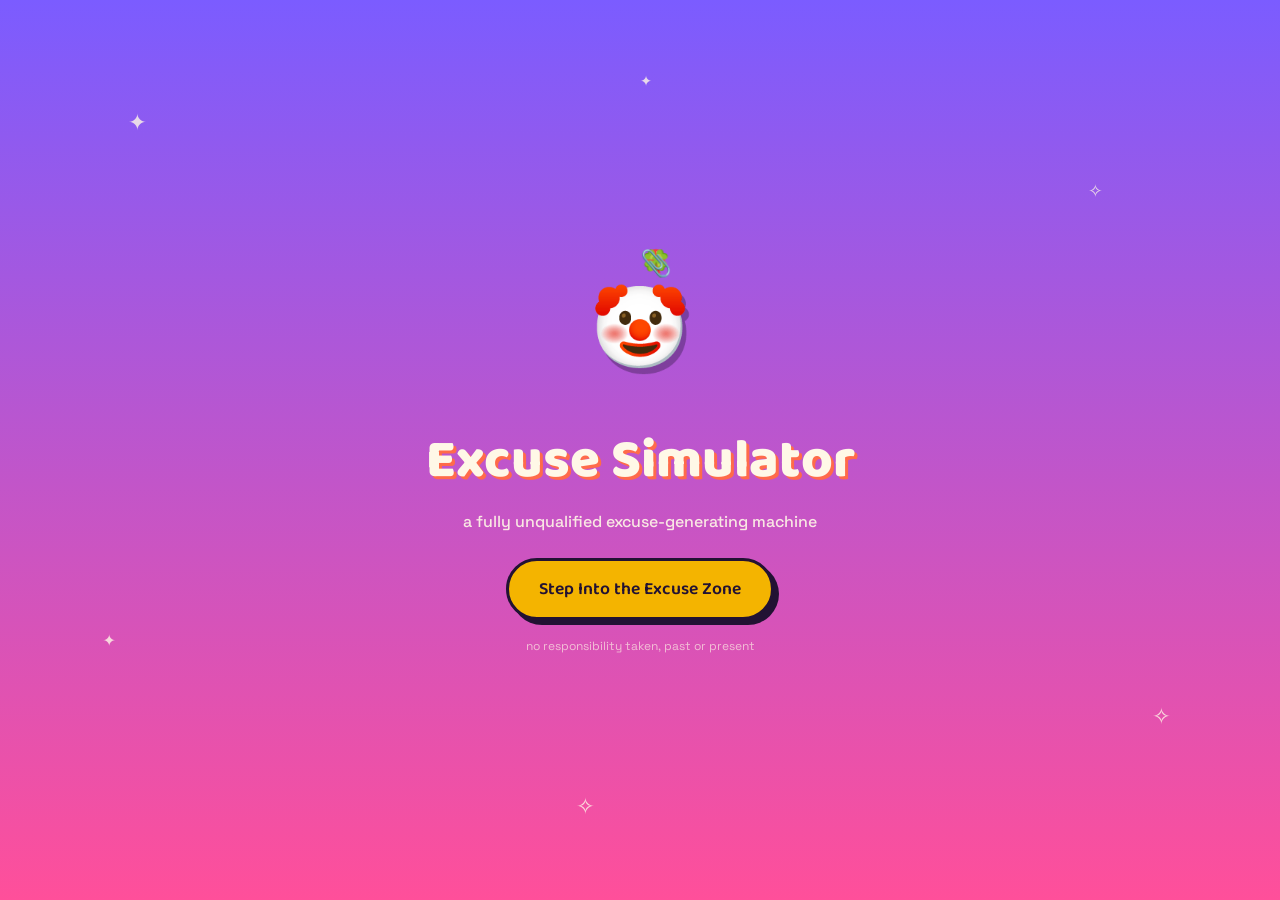
<file: index.html>
<!DOCTYPE html>
<html lang="en">
<head>
  <meta charset="UTF-8" />
  <meta name="viewport" content="width=device-width, initial-scale=1.0" />
  <title>Excuse Simulator — Step Right Up</title>
  <link rel="preconnect" href="https://fonts.googleapis.com" />
  <link href="https://fonts.googleapis.com/css2?family=Baloo+2:wght@600;800&family=Space+Grotesk:wght@400;500;700&display=swap" rel="stylesheet" />
  <link rel="stylesheet" href="intro.css" />
</head>
<body>

  <div class="sky">

    <!-- twinkling stars -->
    <span class="star star--1" aria-hidden="true">✦</span>
    <span class="star star--2" aria-hidden="true">✧</span>
    <span class="star star--3" aria-hidden="true">✦</span>
    <span class="star star--4" aria-hidden="true">✧</span>
    <span class="star star--5" aria-hidden="true">✦</span>
    <span class="star star--6" aria-hidden="true">✧</span>

    <!-- floating excuse bubbles -->
    <div class="bubble-field" aria-hidden="true">
      <span class="bubble b1">"a goat blocked the hallway"</span>
      <span class="bubble b2">"my reflection didn't show up"</span>
      <span class="bubble b3">"the Wi-Fi router challenged me to a duel"</span>
      <span class="bubble b4">"my chair filed a complaint"</span>
      <span class="bubble b5">"a raccoon logged into my laptop"</span>
      <span class="bubble b6">"my socks started an argument"</span>
    </div>

    <main class="stage">
      <div class="mascot-orbit" aria-hidden="true">
        <span class="orbit-item o1">🎈</span>
        <span class="orbit-item o2">🍀</span>
        <span class="orbit-item o3">📎</span>
        <span class="mascot">🤡</span>
      </div>

      <h1 class="intro-title">Excuse Simulator</h1>
      <p class="intro-tagline">a fully unqualified excuse-generating machine</p>

      <a href="intro.html" class="enter-btn">Step Into the Excuse Zone</a>

      <p class="intro-footnote">no responsibility taken, past or present</p>
    </main>

  </div>

  <script src="intro.js"></script>
</body>
</html>
</file>
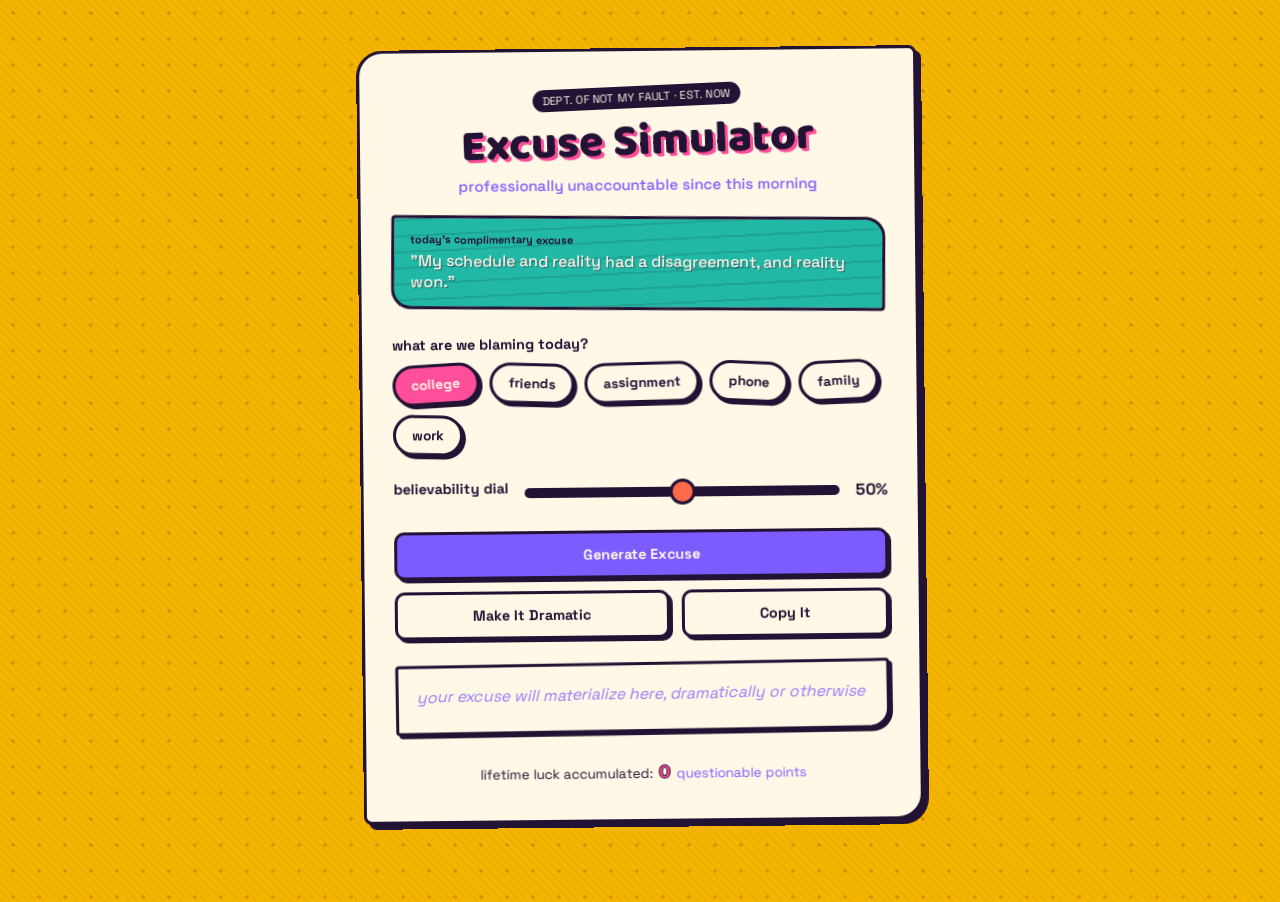
<file: intro.html>
<!DOCTYPE html>
<html lang="en">
<head>
  <meta charset="UTF-8" />
  <meta name="viewport" content="width=device-width, initial-scale=1.0" />
  <title>Excuse Simulator — Official Department of Not My Fault</title>
  <link rel="preconnect" href="https://fonts.googleapis.com" />
  <link href="https://fonts.googleapis.com/css2?family=Baloo+2:wght@600;800&family=Space+Grotesk:wght@400;500;700&display=swap" rel="stylesheet" />
  <link rel="stylesheet" href="style.css" />
</head>
<body>

  <div class="noise-layer" aria-hidden="true"></div>

  <main class="ticket">

    <header class="ticket__head">
      <p class="stamp">DEPT. OF NOT MY FAULT · EST. NOW</p>
      <h1 class="wobble-title">Excuse Simulator</h1>
      <p class="subhead">professionally unaccountable since this morning</p>
    </header>

    <section class="daily" aria-label="Excuse of the day">
      <span class="daily__label">today's complimentary excuse</span>
      <p id="dailyExcuse" class="daily__text">loading a good one...</p>
    </section>

    <section class="situations" aria-label="Pick your emergency">
      <p class="section-label">what are we blaming today?</p>
      <div class="chip-row">
        <button type="button" class="chip chip--a selected" data-situation="college" onclick="selectSituation('college', event)">college</button>
        <button type="button" class="chip chip--b" data-situation="friends" onclick="selectSituation('friends', event)">friends</button>
        <button type="button" class="chip chip--c" data-situation="assignment" onclick="selectSituation('assignment', event)">assignment</button>
        <button type="button" class="chip chip--d" data-situation="phone" onclick="selectSituation('phone', event)">phone</button>
        <button type="button" class="chip chip--e" data-situation="family" onclick="selectSituation('family', event)">family</button>
        <button type="button" class="chip chip--f" data-situation="work" onclick="selectSituation('work', event)">work</button>
      </div>
    </section>

    <section class="dial" aria-label="Believability">
      <label for="believability" class="section-label">believability dial</label>
      <input type="range" id="believability" min="0" max="100" value="50" />
      <span id="percentage" class="dial__reading">50%</span>
    </section>

    <section class="buttons" aria-label="Actions">
      <button type="button" class="btn btn--primary" onclick="generateExcuse()">Generate Excuse</button>
      <button type="button" class="btn btn--ghost" onclick="makeDramatic()">Make It Dramatic</button>
      <button type="button" class="btn btn--ghost" onclick="copyExcuse()">Copy It</button>
    </section>

    <section id="result" class="result" aria-live="polite">
      <p class="result__placeholder">your excuse will materialize here, dramatically or otherwise</p>
    </section>

    <footer class="luck">
      <span>lifetime luck accumulated:</span>
      <strong id="luckScore">0</strong>
      <span class="luck__unit">questionable points</span>
    </footer>

  </main>

  <script src="script.js"></script>
</body>
</html>
</file>
<file: intro.css>
/* ==========================================
   Excuse Simulator — intro.css
   Same family as style.css, tuned cuter:
   soft violet sky, floating bubbles, bobbing mascot.
   ========================================== */

:root {
  --sky-top: #7b5cff;
  --sky-bottom: #ff4f9a;
  --ink: #221233;
  --paper: #fff8e7;
  --teal: #22b8a6;
  --coral: #ff6b4a;
  --gold: #f4b400;
}

* {
  box-sizing: border-box;
}

body {
  margin: 0;
  font-family: "Space Grotesk", system-ui, sans-serif;
  color: var(--paper);
}

.sky {
  position: relative;
  min-height: 100vh;
  overflow: hidden;
  display: flex;
  align-items: center;
  justify-content: center;
  background: linear-gradient(180deg, var(--sky-top) 0%, var(--sky-bottom) 100%);
}

/* ---------- Stars ---------- */

.star {
  position: absolute;
  color: var(--paper);
  opacity: 0.8;
  animation: twinkle 2.6s ease-in-out infinite;
  font-size: 1.4rem;
  pointer-events: none;
}

.star--1 { top: 12%; left: 10%; animation-delay: 0s; }
.star--2 { top: 20%; left: 85%; animation-delay: 0.4s; font-size: 1.1rem; }
.star--3 { top: 70%; left: 8%;  animation-delay: 0.8s; font-size: 1rem; }
.star--4 { top: 78%; left: 90%; animation-delay: 1.2s; }
.star--5 { top: 8%;  left: 50%; animation-delay: 1.6s; font-size: 0.9rem; }
.star--6 { top: 88%; left: 45%; animation-delay: 2s; }

@keyframes twinkle {
  0%, 100% { opacity: 0.25; transform: scale(0.85); }
  50%      { opacity: 0.95; transform: scale(1.15); }
}

/* ---------- Floating excuse bubbles ---------- */

.bubble-field {
  position: absolute;
  inset: 0;
  pointer-events: none;
}

.bubble {
  position: absolute;
  bottom: -10%;
  font-size: 0.78rem;
  font-weight: 500;
  color: var(--ink);
  background: var(--paper);
  border: 2px solid var(--ink);
  border-radius: 999px;
  padding: 6px 14px;
  white-space: nowrap;
  box-shadow: 3px 3px 0 rgba(34, 18, 51, 0.4);
  opacity: 0;
  animation: floatUp 14s linear infinite;
}

.b1 { left: 6%;  animation-delay: 0s;  }
.b2 { left: 60%; animation-delay: 2s;  }
.b3 { left: 20%; animation-delay: 4s;  }
.b4 { left: 75%; animation-delay: 6.5s; }
.b5 { left: 40%; animation-delay: 9s;  }
.b6 { left: 85%; animation-delay: 11.5s; }

@keyframes floatUp {
  0%   { transform: translateY(0) translateX(0) rotate(-3deg); opacity: 0; }
  8%   { opacity: 0.9; }
  50%  { transform: translateY(-55vh) translateX(18px) rotate(2deg); }
  92%  { opacity: 0.9; }
  100% { transform: translateY(-105vh) translateX(-12px) rotate(-2deg); opacity: 0; }
}

/* ---------- Stage / mascot ---------- */

.stage {
  position: relative;
  z-index: 2;
  text-align: center;
  padding: 20px;
}

.mascot-orbit {
  position: relative;
  width: 160px;
  height: 160px;
  margin: 0 auto 8px;
}

.mascot {
  position: absolute;
  inset: 0;
  display: flex;
  align-items: center;
  justify-content: center;
  font-size: 5rem;
  animation: bob 2.4s ease-in-out infinite;
  filter: drop-shadow(4px 6px 0 rgba(34, 18, 51, 0.35));
}

@keyframes bob {
  0%, 100% { transform: translateY(0) rotate(-4deg); }
  50%      { transform: translateY(-14px) rotate(4deg); }
}

.orbit-item {
  position: absolute;
  font-size: 1.6rem;
  animation: orbit 7s linear infinite;
  transform-origin: 80px 80px;
}

.o1 { animation-delay: 0s; }
.o2 { animation-delay: -2.3s; }
.o3 { animation-delay: -4.6s; }

@keyframes orbit {
  from { transform: rotate(0deg) translateX(78px) rotate(0deg); }
  to   { transform: rotate(360deg) translateX(78px) rotate(-360deg); }
}

/* ---------- Text ---------- */

.intro-title {
  font-family: "Baloo 2", cursive;
  font-weight: 800;
  font-size: clamp(2.4rem, 9vw, 3.4rem);
  margin: 10px 0 6px;
  text-shadow: 3px 3px 0 var(--coral);
}

.intro-tagline {
  margin: 0 0 26px;
  font-weight: 500;
  color: var(--paper);
  opacity: 0.9;
}

/* ---------- Enter button ---------- */

.enter-btn {
  display: inline-block;
  font-family: "Baloo 2", cursive;
  font-weight: 600;
  font-size: 1.1rem;
  color: var(--ink);
  background: var(--gold);
  border: 3px solid var(--ink);
  border-radius: 999px;
  padding: 14px 30px;
  text-decoration: none;
  box-shadow: 5px 5px 0 var(--ink);
  transition: transform 0.15s ease, box-shadow 0.15s ease;
}

.enter-btn:hover {
  transform: translateY(-3px);
}

.enter-btn:active {
  transform: translate(3px, 3px);
  box-shadow: 0 0 0 var(--ink);
}

.enter-btn:focus-visible {
  outline: 3px solid var(--paper);
  outline-offset: 3px;
}

.intro-footnote {
  margin: 18px 0 0;
  font-size: 0.75rem;
  color: var(--paper);
  opacity: 0.65;
}

/* ---------- Accessibility ---------- */

@media (prefers-reduced-motion: reduce) {
  .star, .bubble, .mascot, .orbit-item {
    animation: none;
  }
  .bubble {
    display: none;
  }
}

@media (max-width: 420px) {
  .mascot-orbit {
    width: 130px;
    height: 130px;
  }
  .orbit-item {
    transform-origin: 65px 65px;
  }
  .bubble {
    font-size: 0.7rem;
  }
}
</file>
<file: style.css>
/* ==========================================
   Excuse Simulator — style.css
   Tokens: mustard field, ink-purple text, hot-pink
   and teal stickers, cream paper card.
   ========================================== */

:root {
  --field: #f4b400;
  --field-dark: #d99900;
  --ink: #221233;
  --paper: #fff8e7;
  --pink: #ff4f9a;
  --teal: #22b8a6;
  --violet: #7b5cff;
  --coral: #ff6b4a;
  --border: 3px solid var(--ink);
  --shadow-hard: 5px 5px 0 var(--ink);
  --shadow-hard-sm: 3px 3px 0 var(--ink);
  font-size: 16px;
}

* {
  box-sizing: border-box;
}

body {
  margin: 0;
  min-height: 100vh;
  background: var(--field);
  background-image:
    radial-gradient(var(--field-dark) 2px, transparent 2px);
  background-size: 26px 26px;
  color: var(--ink);
  font-family: "Space Grotesk", system-ui, sans-serif;
  display: flex;
  justify-content: center;
  padding: 48px 20px 80px;
}

.noise-layer {
  position: fixed;
  inset: 0;
  pointer-events: none;
  background: repeating-linear-gradient(
    45deg,
    rgba(34, 18, 51, 0.03) 0px,
    rgba(34, 18, 51, 0.03) 2px,
    transparent 2px,
    transparent 6px
  );
}

/* ---------- The ticket / card ---------- */

.ticket {
  position: relative;
  width: 100%;
  max-width: 560px;
  background: var(--paper);
  border: var(--border);
  border-radius: 26px 8px 26px 8px;
  box-shadow: var(--shadow-hard);
  padding: 34px 30px 30px;
  transform: rotate(-0.6deg);
  animation: settle 0.6s ease-out;
}

@keyframes settle {
  0%   { transform: rotate(-6deg) scale(0.96); opacity: 0; }
  60%  { transform: rotate(1.2deg) scale(1.01); opacity: 1; }
  100% { transform: rotate(-0.6deg) scale(1); }
}

.ticket__head {
  text-align: center;
  margin-bottom: 22px;
}

.stamp {
  display: inline-block;
  font-size: 0.7rem;
  letter-spacing: 0.02em;
  color: var(--paper);
  background: var(--ink);
  padding: 4px 10px;
  border-radius: 999px;
  transform: rotate(-2deg);
  margin: 0 0 12px;
}

.wobble-title {
  font-family: "Baloo 2", cursive;
  font-weight: 800;
  font-size: clamp(2.1rem, 8vw, 2.8rem);
  margin: 0;
  line-height: 1;
  color: var(--ink);
  text-shadow: 3px 3px 0 var(--pink);
  transform: rotate(-1.5deg);
}

.subhead {
  margin: 10px 0 0;
  font-size: 0.95rem;
  color: var(--violet);
  font-weight: 500;
}

/* ---------- Daily excuse ---------- */

.daily {
  background: repeating-linear-gradient(
    -3deg,
    var(--teal) 0 14px,
    #1fa393 14px 16px
  );
  border: var(--border);
  border-radius: 4px 20px 4px 20px;
  padding: 14px 16px;
  margin-bottom: 24px;
  transform: rotate(0.8deg);
}

.daily__label {
  display: block;
  font-size: 0.68rem;
  font-weight: 700;
  color: var(--ink);
  margin-bottom: 4px;
}

.daily__text {
  margin: 0;
  font-weight: 500;
  color: var(--paper);
  text-shadow: 1px 1px 0 rgba(34, 18, 51, 0.5);
}

/* ---------- Section labels ---------- */

.section-label {
  display: block;
  font-weight: 700;
  font-size: 0.9rem;
  margin: 0 0 10px;
  color: var(--ink);
}

section + section {
  margin-top: 24px;
}

/* ---------- Situation chips ---------- */

.chip-row {
  display: flex;
  flex-wrap: wrap;
  gap: 10px;
}

.chip {
  font-family: inherit;
  font-weight: 700;
  font-size: 0.85rem;
  padding: 9px 16px;
  border: var(--border);
  border-radius: 999px;
  background: var(--paper);
  color: var(--ink);
  cursor: pointer;
  box-shadow: var(--shadow-hard-sm);
  transform: rotate(var(--tilt, -2deg));
  transition: transform 0.15s ease, background 0.15s ease;
}

.chip--a { --tilt: -3deg; }
.chip--b { --tilt: 2deg; }
.chip--c { --tilt: -1deg; }
.chip--d { --tilt: 3deg; }
.chip--e { --tilt: -2deg; }
.chip--f { --tilt: 1.5deg; }

.chip:hover {
  transform: rotate(0deg) translateY(-2px);
}

.chip:active {
  transform: translate(3px, 3px) rotate(0deg);
  box-shadow: 0 0 0 var(--ink);
}

.chip.selected {
  background: var(--pink);
  color: var(--paper);
}

/* ---------- Believability dial ---------- */

.dial {
  display: flex;
  align-items: center;
  gap: 14px;
}

.dial input[type="range"] {
  flex: 1;
  appearance: none;
  height: 10px;
  border-radius: 999px;
  background: var(--ink);
  outline: none;
}

.dial input[type="range"]::-webkit-slider-thumb {
  appearance: none;
  width: 26px;
  height: 26px;
  border-radius: 50%;
  background: var(--coral);
  border: var(--border);
  cursor: pointer;
}

.dial input[type="range"]::-moz-range-thumb {
  width: 26px;
  height: 26px;
  border-radius: 50%;
  background: var(--coral);
  border: var(--border);
  cursor: pointer;
}

.dial__reading {
  font-weight: 700;
  min-width: 3ch;
  text-align: right;
}

/* ---------- Action buttons ---------- */

.buttons {
  display: flex;
  flex-wrap: wrap;
  gap: 12px;
}

.btn {
  font-family: inherit;
  font-weight: 700;
  font-size: 0.9rem;
  padding: 12px 18px;
  border: var(--border);
  border-radius: 10px;
  cursor: pointer;
  box-shadow: var(--shadow-hard-sm);
  transition: transform 0.12s ease, box-shadow 0.12s ease;
}

.btn--primary {
  background: var(--violet);
  color: var(--paper);
  flex: 1 1 100%;
}

.btn--ghost {
  background: var(--paper);
  color: var(--ink);
  flex: 1 1 auto;
}

.btn:active {
  transform: translate(3px, 3px);
  box-shadow: 0 0 0 var(--ink);
}

/* ---------- Result ---------- */

.result {
  background: var(--paper);
  border: var(--border);
  border-radius: 4px 4px 20px 4px;
  padding: 18px 18px 14px;
  min-height: 70px;
  box-shadow: var(--shadow-hard-sm);
  transform: rotate(-0.4deg);
}

.result__placeholder {
  margin: 0;
  color: var(--violet);
  font-style: italic;
  opacity: 0.8;
}

.result h3 {
  margin: 0 0 8px;
  font-family: "Baloo 2", cursive;
  font-size: 1.2rem;
  color: var(--coral);
}

.result .excuse-text {
  font-weight: 500;
  font-size: 1.05rem;
}

/* ---------- Luck footer ---------- */

.luck {
  margin-top: 24px;
  display: flex;
  align-items: baseline;
  justify-content: center;
  gap: 6px;
  font-size: 0.85rem;
  color: var(--ink);
}

.luck strong {
  font-family: "Baloo 2", cursive;
  font-size: 1.3rem;
  color: var(--pink);
  -webkit-text-stroke: 1px var(--ink);
}

.luck__unit {
  color: var(--violet);
}

/* ---------- Accessibility & small screens ---------- */

button:focus-visible,
input:focus-visible {
  outline: 3px solid var(--violet);
  outline-offset: 2px;
}

@media (prefers-reduced-motion: reduce) {
  .ticket {
    animation: none;
  }
}

@media (max-width: 420px) {
  .ticket {
    padding: 26px 18px 24px;
  }
  .btn--ghost {
    flex: 1 1 100%;
  }
}
</file>
